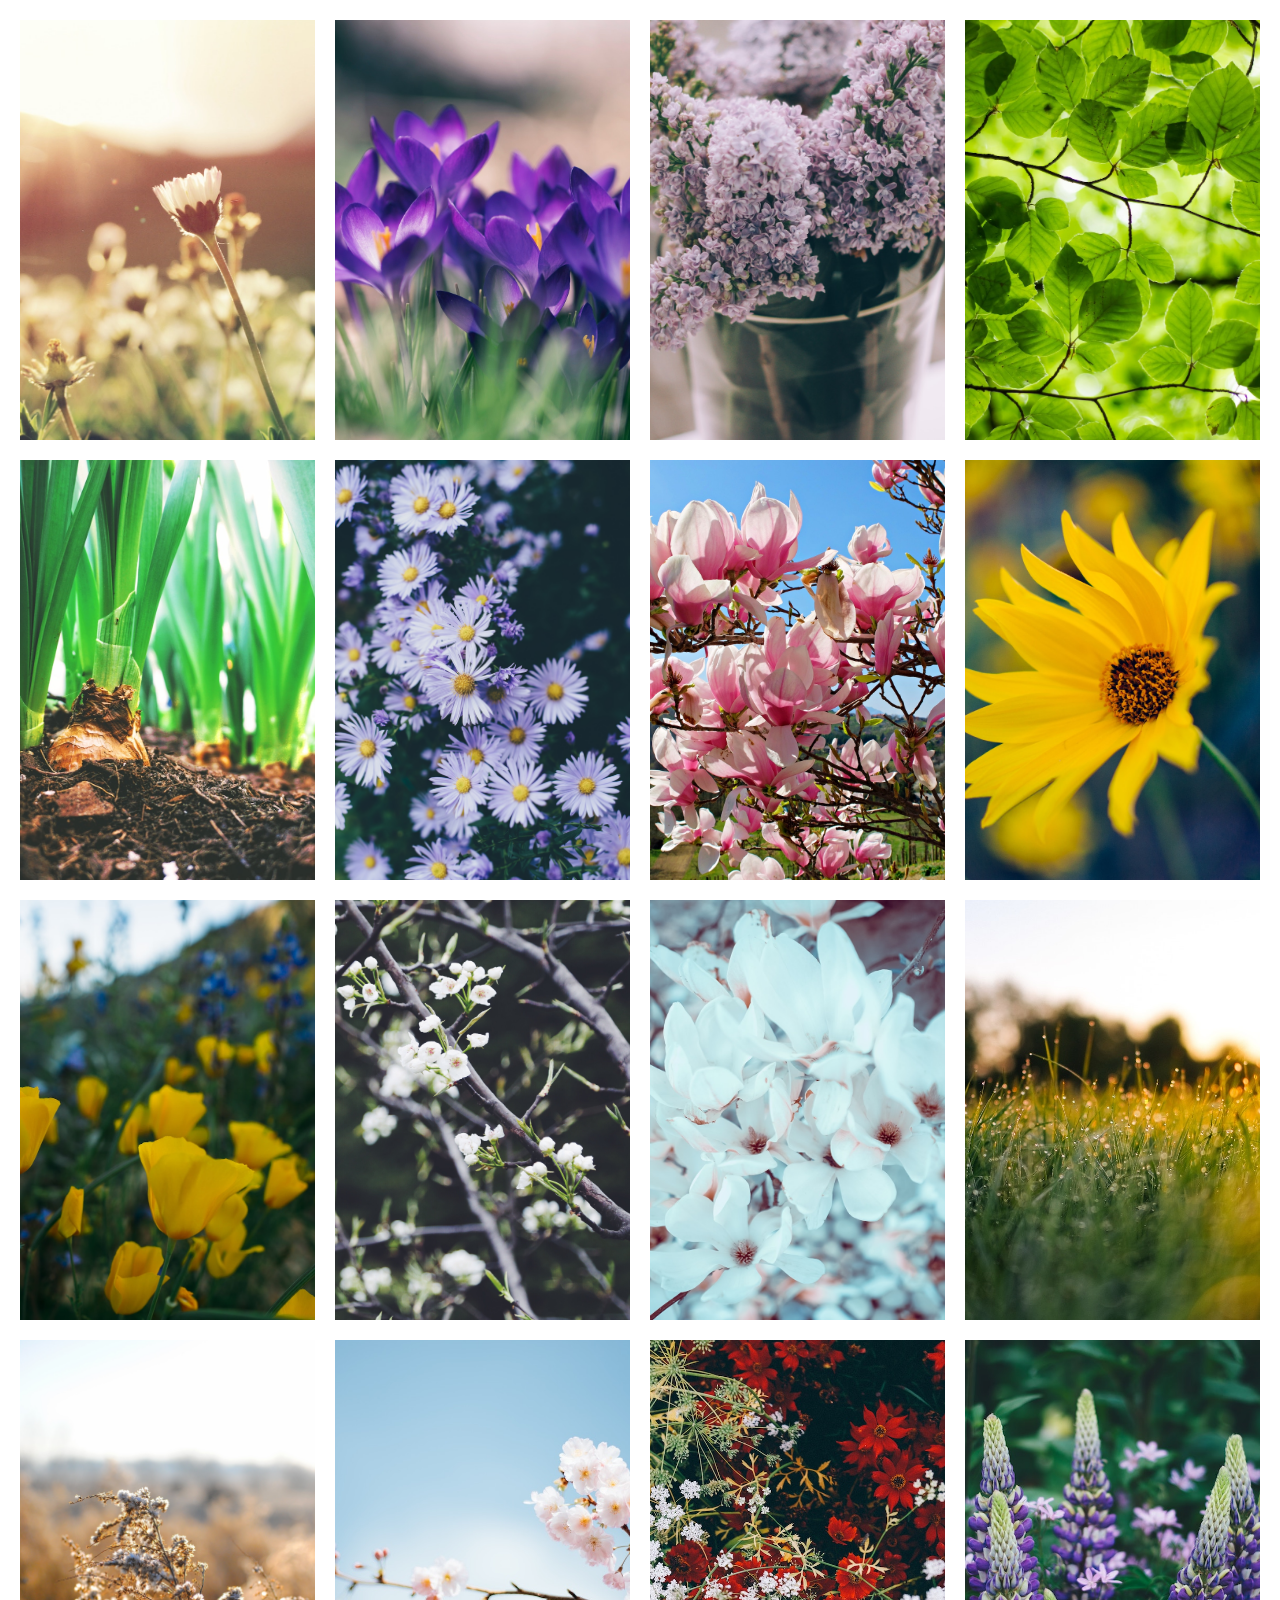
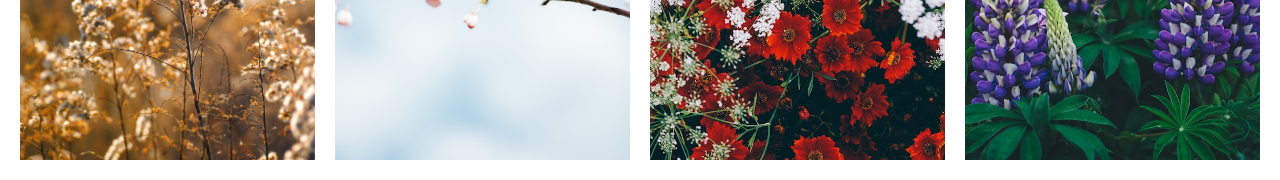
<file: hw04/index.html>
<!DOCTYPE html>
<html lang="en" dir="ltr">
    <head>
        <meta charset="utf-8">
        <title>Image Gallery</title>
        <link rel="stylesheet" href="css/gallery.css">
        <link rel="stylesheet" href="css/carousel.css">
        <meta name="viewport" content="width=device-width, initial-scale=1.0">
    </head>
    <body>
        <main>
            <ul class="cards">
                <li class="card">
                    <div class="image" style="background-image:url('images/field1.jpg')"></div>
                </li>
                <li class="card">
                    <div class="image" style="background-image:url('images/purple.jpg')"></div>
                </li>
                <li class="card">
                    <div class="image" style="background-image:url('images/jar.jpg')"></div>
                </li>
                <li class="card">
                    <div class="image" style="background-image:url('images/green.jpg')"></div>
                </li>
                <li class="card">
                    <div class="image" style="background-image:url('images/green1.jpg')"></div>
                </li>
                <li class="card">
                    <div class="image" style="background-image:url('images/purple1.jpg')"></div>
                </li>
                <li class="card">
                    <div class="image" style="background-image:url('images/magnolias.jpg')"></div>
                </li>
                <li class="card">
                    <div class="image" style="background-image:url('images/daisy1.jpg')"></div>
                </li>
                <li class="card">
                    <div class="image" style="background-image:url('images/poppies.jpg')"></div>
                </li>
                <li class="card">
                    <div class="image" style="background-image:url('images/dogwoods.jpg')"></div>
                </li>
                <li class="card">
                    <div class="image" style="background-image:url('images/blossom.jpg')"></div>
                </li>
                <li class="card">
                    <div class="image" style="background-image:url('images/field3.jpg')"></div>
                </li>
                <li class="card">
                    <div class="image" style="background-image:url('images/field4.jpg')"></div>
                </li>
                <li class="card">
                    <div class="image" style="background-image:url('images/branch.jpg')"></div>
                </li>
                <li class="card">
                    <div class="image" style="background-image:url('images/red.jpg')"></div>
                </li>
                <li class="card">
                    <div class="image" style="background-image:url('images/purple2.jpg')"></div>
                </li>
            </ul>

            <!-- preview panel -->
            <section class="preview_box">
                <div class="featured_image" style="background-image:url('images/placeholder.jpg')"></div>
                <button class="close">&times;</button>
                <button class="prev">&lsaquo;</button>
                <button class="next">&rsaquo;</button>
            </section>
            <!-- end preview panel -->

        </main>
        <script type="text/javascript" src="js/index.js"></script>
    </body>
</html>
</file>
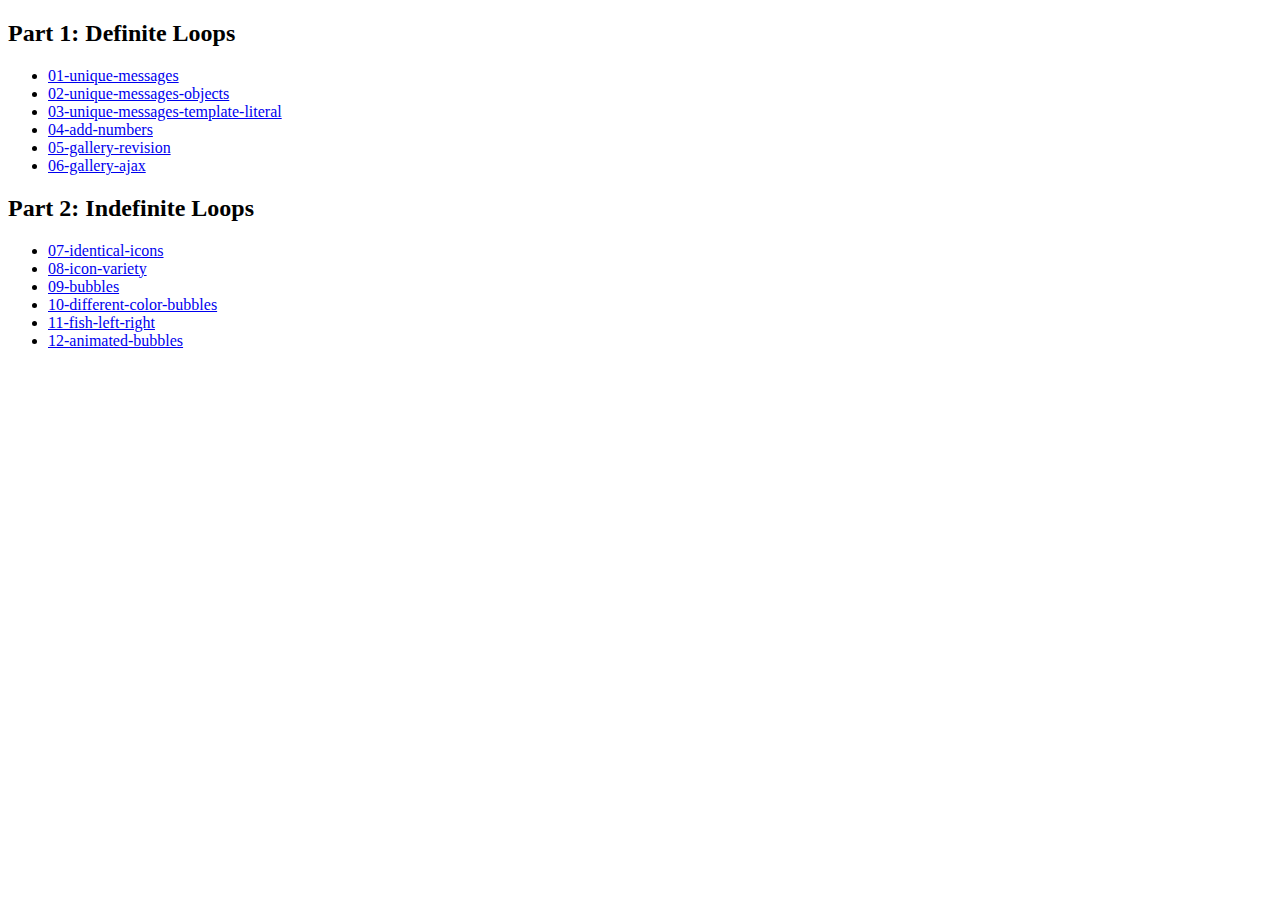
<file: hw05/index.html>
<!DOCTYPE html>
<html lang="en" dir="ltr">
    <head>
        <meta charset="utf-8">
        <title>Homework 5 Index</title>
    </head>
    <body>
        <h2>Part 1: Definite Loops</h2>
        <ul>
            <li><a href="01-unique-messages/index.html">01-unique-messages</a></li>
            <li><a href="02-unique-messages-objects/index.html">02-unique-messages-objects</a></li>
            <li><a href="03-unique-messages-template-literal/index.html">03-unique-messages-template-literal</a></li>
            <li><a href="04-add-numbers/index.html">04-add-numbers</a></li>
            <li><a href="05-gallery-revision/index.html">05-gallery-revision</a></li>
            <li><a href="06-gallery-ajax/index.html">06-gallery-ajax</a></li>
        </ul>

        <h2>Part 2: Indefinite Loops</h2>
        <ul>
            <li><a href="07-identical-icons/index.html">07-identical-icons</a></li>
            <li><a href="08-icon-variety/index.html">08-icon-variety</a></li>
            <li><a href="09-bubbles/index.html">09-bubbles</a></li>
            <li><a href="10-different-color-bubbles/index.html">10-different-color-bubbles</a></li>
            <li><a href="11-fish-left-right/index.html">11-fish-left-right</a></li>
            <li><a href="12-animated-bubbles/index.html">12-animated-bubbles</a></li>
        </ul>
    </body>
</html>
</file>
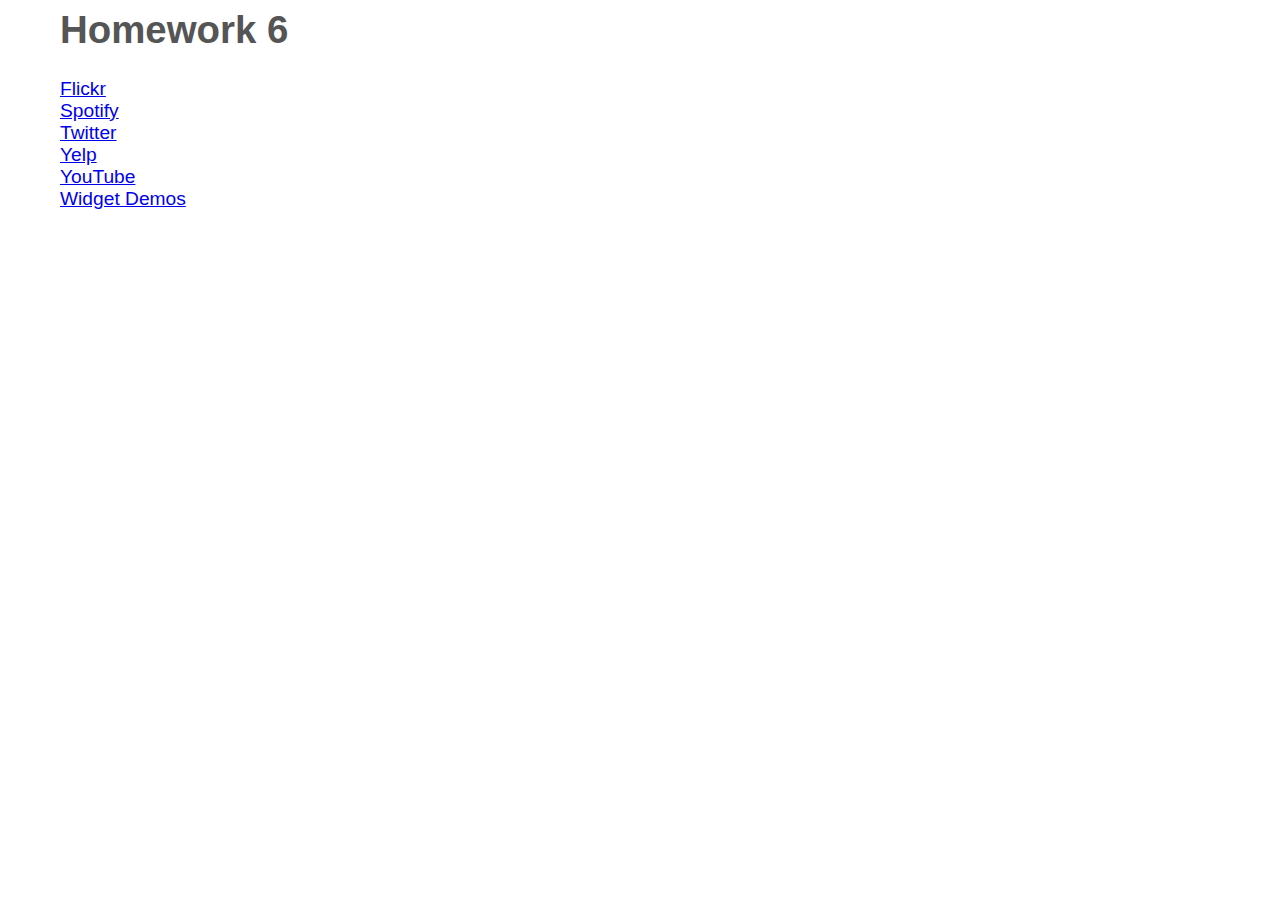
<file: hw06/index.html>
<html>
<head>
    <title>Homework 6</title>
    <link rel="stylesheet" href="style.css">
</head>
<body>
    <h1>Homework 6</h1>
    <a href="flickr/index.html">Flickr</a><br>
    <a href="spotify/index.html">Spotify</a><br>
    <a href="twitter/index.html">Twitter</a><br>
    <a href="yelp/index.html">Yelp</a><br>
    <a href="youtube/index.html">YouTube</a><br>
    <a href="sample_widgets.html">Widget Demos</a><br>
</body>
</html>
</file>
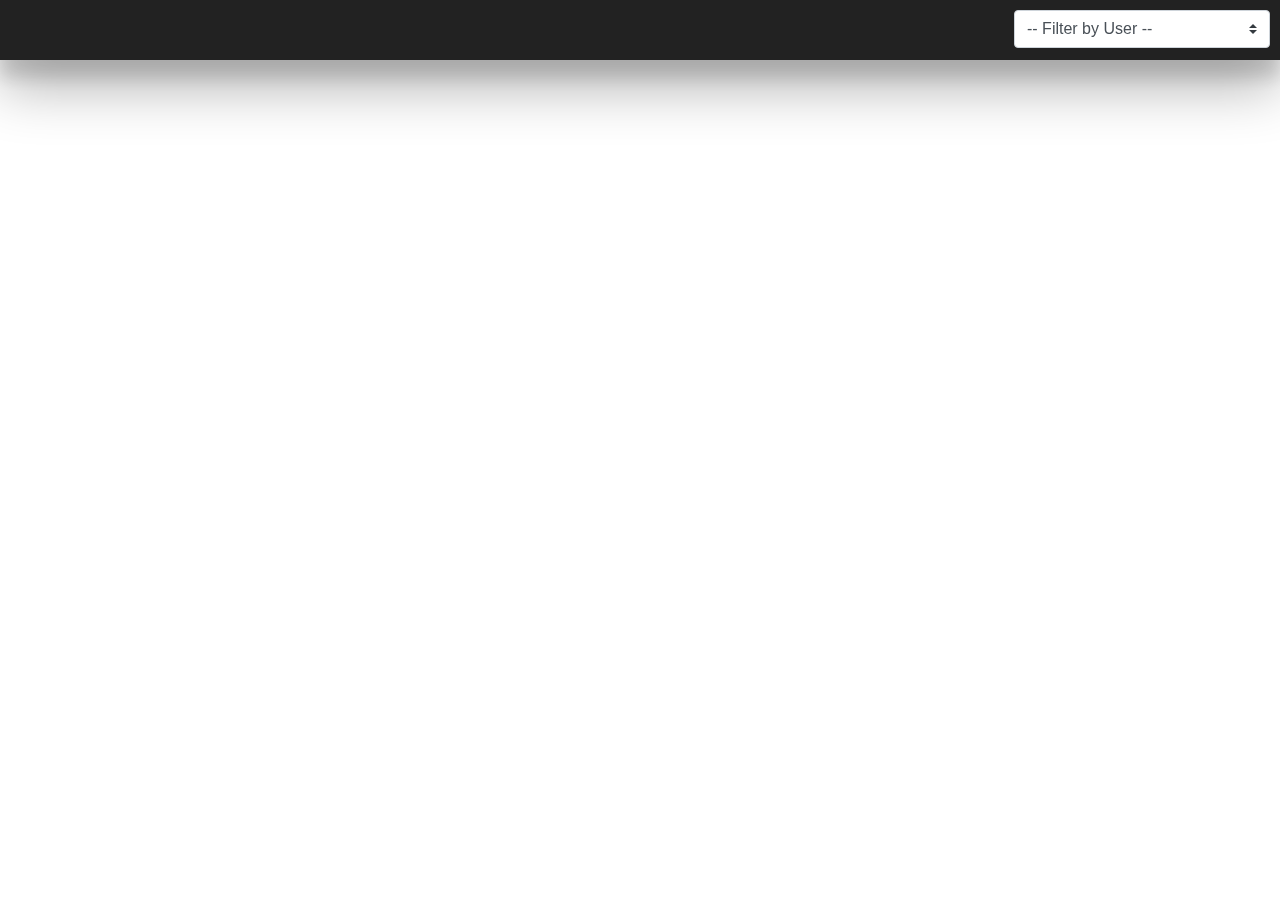
<file: hw07/index.html>
<!DOCTYPE html>
<html lang="en" dir="ltr">
    <head>
        <meta charset="utf-8">
        <title>Image Gallery</title>
        <link rel="stylesheet" href="css/index.css">
        <link rel="stylesheet" href="css/nav.css">
        <meta name="viewport" content="width=device-width, initial-scale=1.0">

    </head>
    <body>
        <main>
            <nav>
                <select id="users">
                    <option value="-1">-- Filter by User --</option>
                    <option value="1">User1</option>
                    <option value="2">User2</option>
                </select>
            </nav>
            <div class="content">
                <ul class="cards"></ul>
            </div>
            <!-- preview panel -->
            <section class="preview_box">
                <div class="featured_image"></div>
                <button class="close" id="close">&times;</button>
                <button class="prev" id="prev">&lsaquo;</button>
                <button class="next" id="next">&rsaquo;</button>
                <div class="caption"></div>
            </section>
        </main>
        <script type="text/javascript" src="js/index.js"></script>
    </body>
</html>
</file>
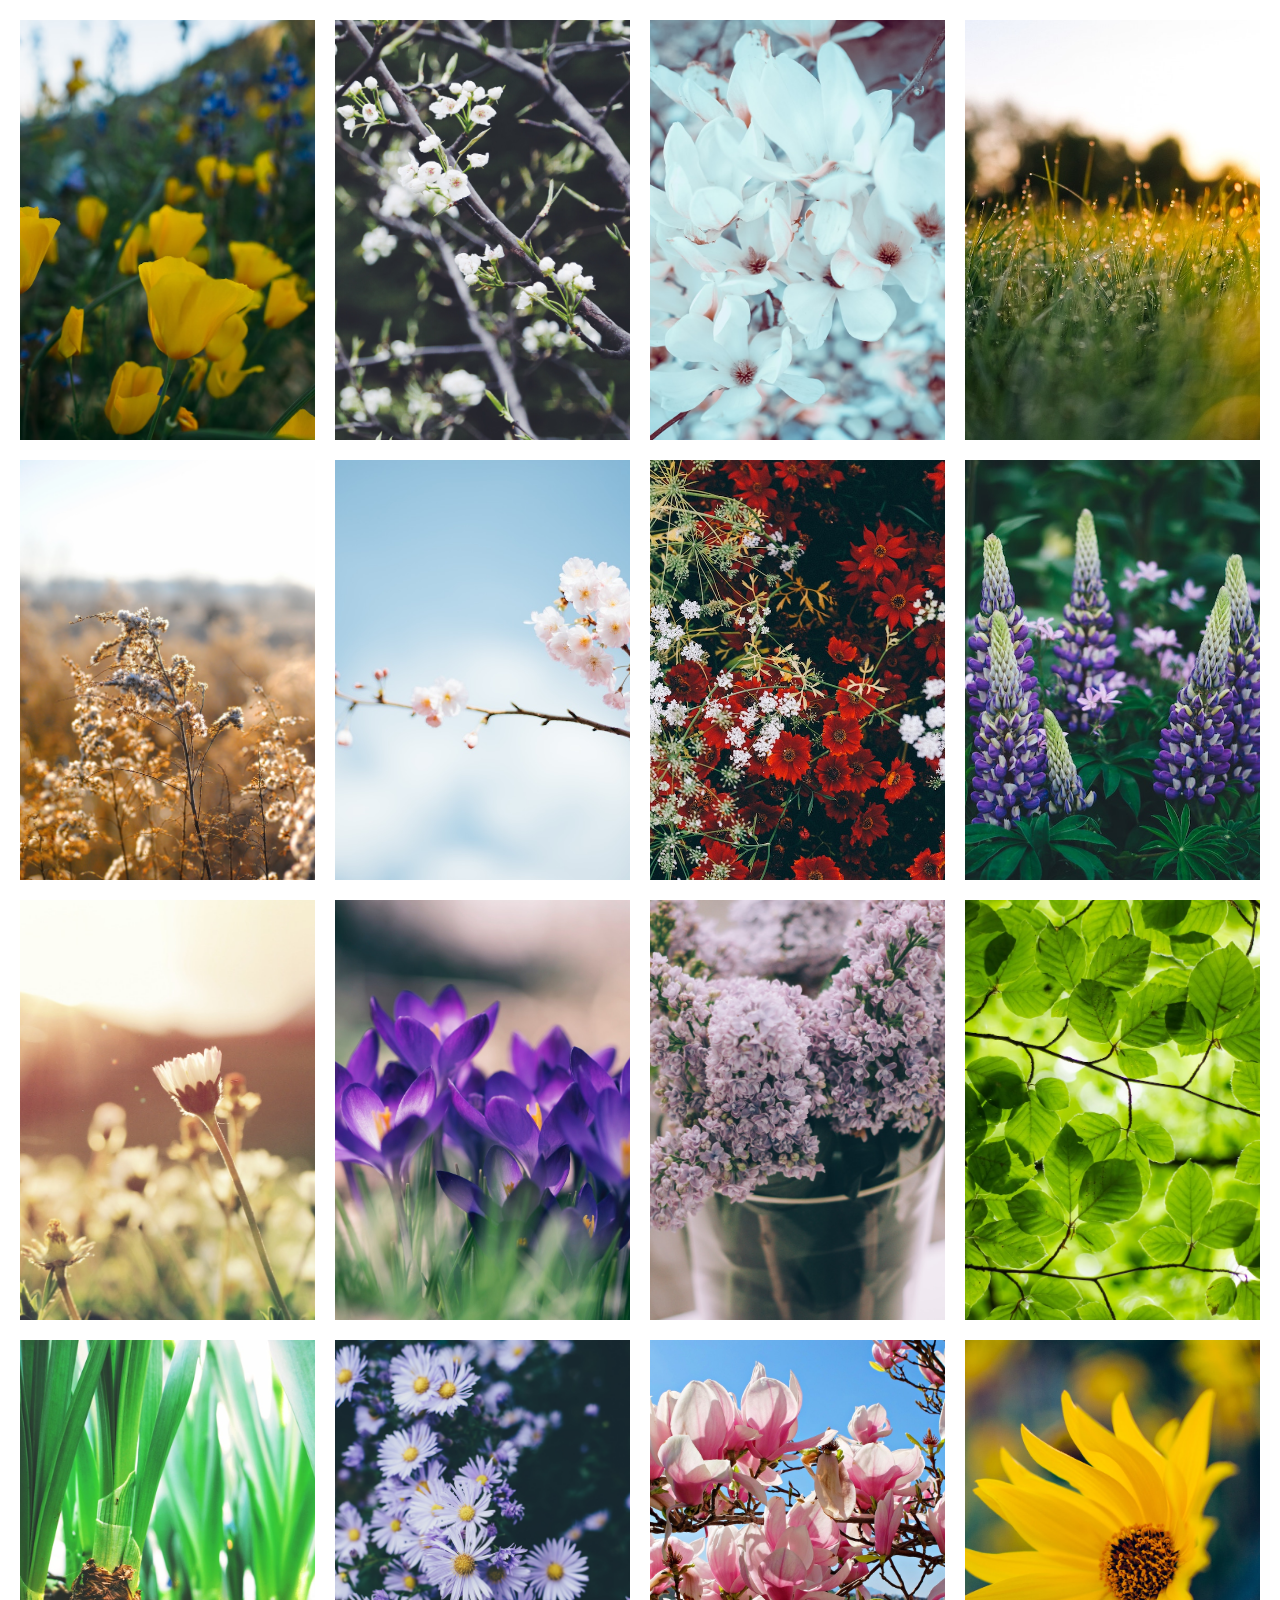
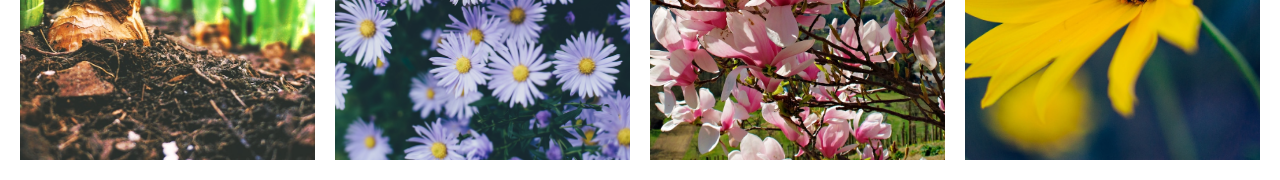
<file: hw05/05-gallery-revision/index.html>
<!DOCTYPE html>
<html lang="en" dir="ltr">
    <head>
        <meta charset="utf-8">
        <title>Image Gallery</title>
        <link rel="stylesheet" href="css/gallery.css">
        <link rel="stylesheet" href="css/carousel.css">
        <meta name="viewport" content="width=device-width, initial-scale=1.0">
    </head>
    <body>
        <main>
            <ul class="cards">
                <!-- dynamically add cards here -->
            </ul>

            <!-- preview panel -->
            <section class="preview_box">
                <div class="featured_image" style="background-image:url('images/placeholder.jpg')"></div>
                <button class="close">&times;</button>
                <button class="prev">&lsaquo;</button>
                <button class="next">&rsaquo;</button>
            </section>
            <!-- end preview panel -->

        </main>
        <script type="text/javascript" src="js/carousel.min.js"></script>
        <script type="text/javascript" src="js/index.js"></script>
    </body>
</html>
</file>
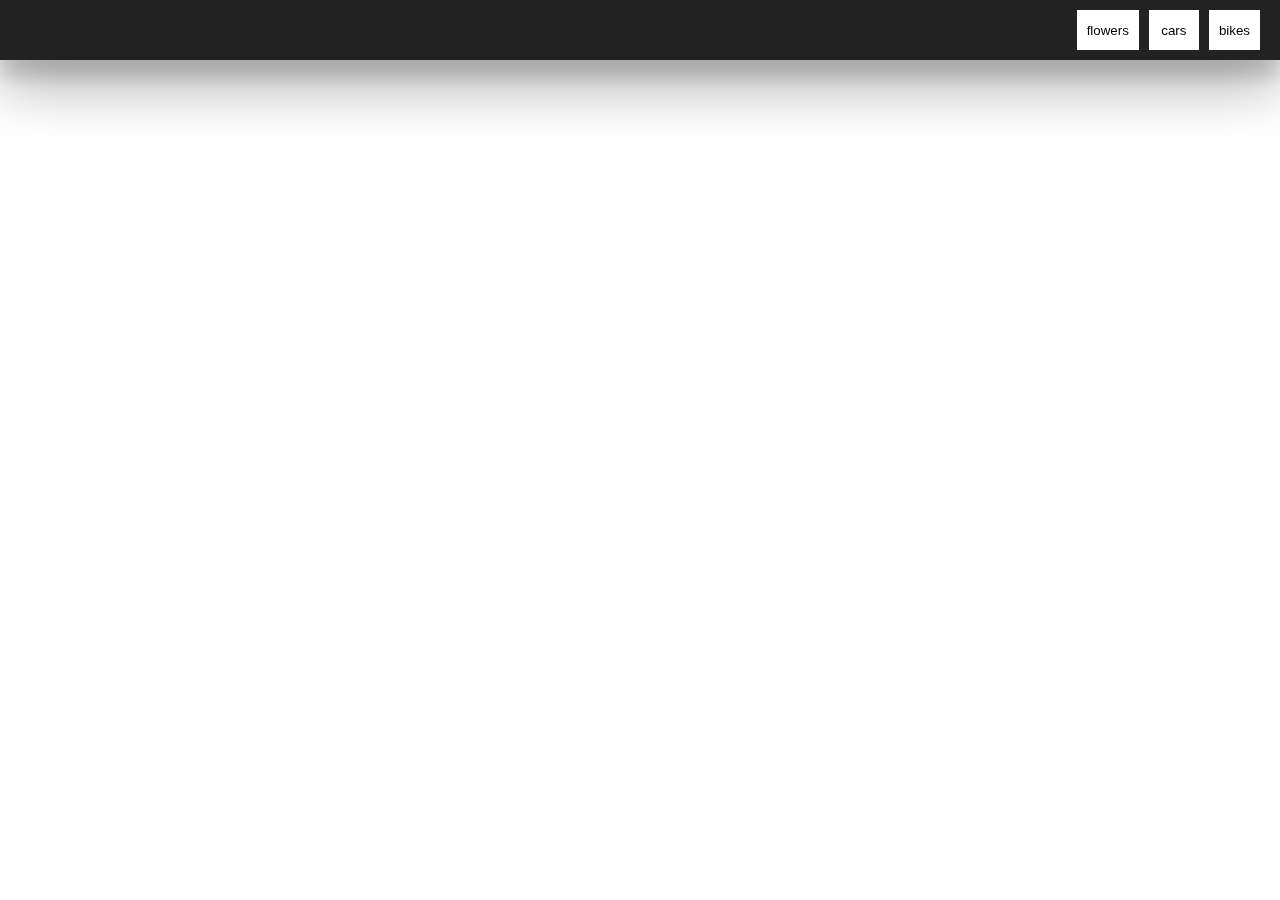
<file: hw05/06-gallery-ajax/index.html>
<!DOCTYPE html>
<html lang="en" dir="ltr">
    <head>
        <meta charset="utf-8">
        <title>Image Gallery</title>
        <link rel="stylesheet" href="css/gallery.css">
        <link rel="stylesheet" href="css/nav.css">
        <link rel="stylesheet" href="css/carousel.css">
        <meta name="viewport" content="width=device-width, initial-scale=1.0">

    </head>
    <body>
        <main>
            <nav>
                <button id="flowers-button" type="button">flowers</button>
                <button id="cars-button" type="button">cars</button>
                <button id="bikes-button" type="button">bikes</button>
            </nav>
            <div class="content">
                <ul class="cards"></ul>
            </div>
            <!-- preview panel -->
            <section class="preview_box">
                <div class="featured_image" style=""></div>
                <button class="close" id="close">&times;</button>
                <button class="prev" id="prev">&lsaquo;</button>
                <button class="next" id="next">&rsaquo;</button>
            </section>
        </main>
        <script type="text/javascript" src="js/carousel.min.js"></script>
        <script type="text/javascript" src="js/index.js"></script>
    </body>
</html>
</file>
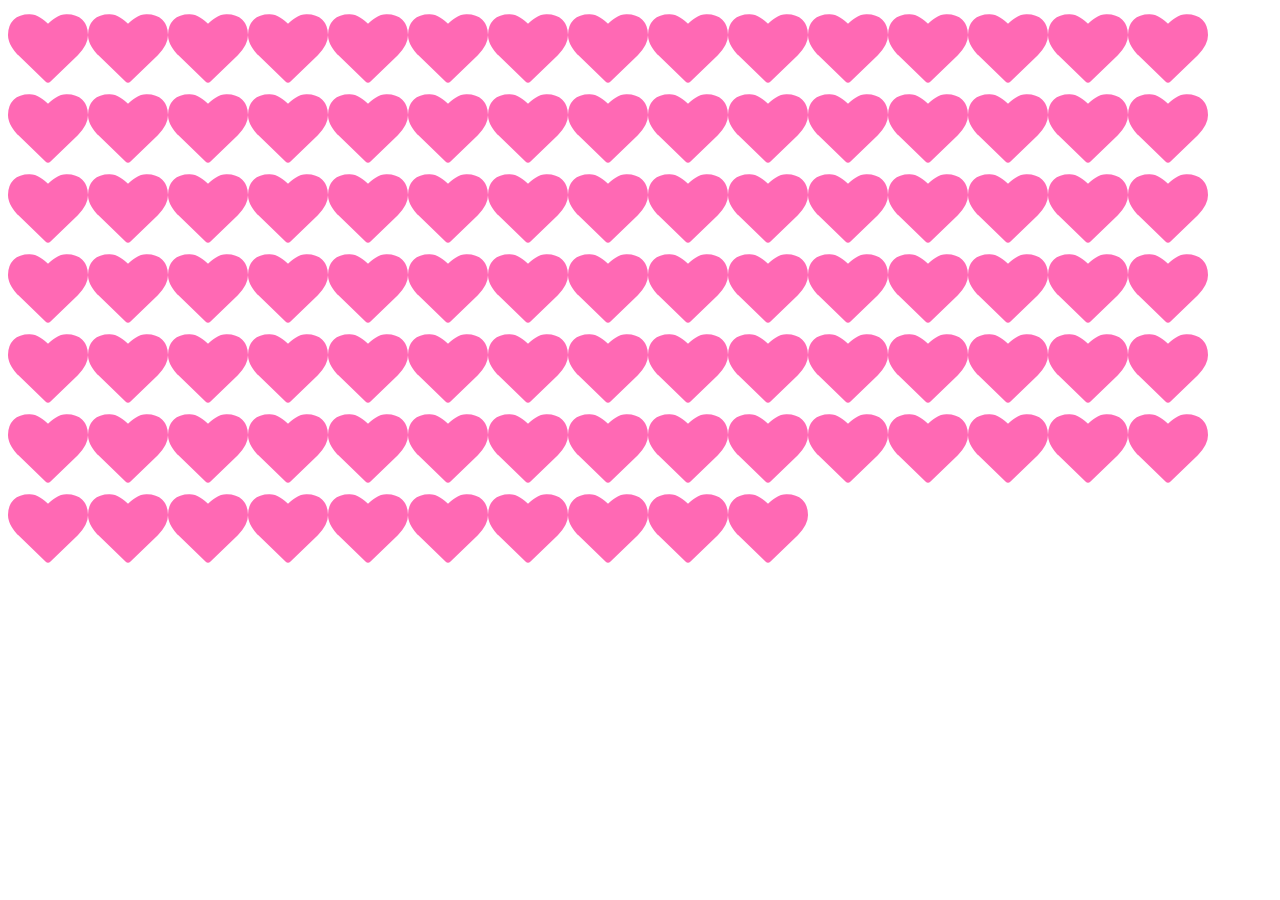
<file: hw05/07-identical-icons/index.html>
<!DOCTYPE html>
<html lang="en" >

<head>
  <meta charset="UTF-8">
  <title>Homework 5: Identical Icons</title>
  <link rel='stylesheet' href='https://maxcdn.bootstrapcdn.com/font-awesome/4.6.3/css/font-awesome.min.css'>
  <link rel="stylesheet" href="css/style.css">
</head>

<body>
  <div id="output"></div>
  <script  src="js/index.js"></script>
</body>

</html>
</file>
<file: hw04/css/gallery.css>
body {
    height:100%;
    margin:0;
    padding:0;
}
body * {
    box-sizing: border-box;
}

.cards {
    display: flex;
    flex-wrap: wrap;
    height: 100vh;
    margin: 0;
    padding-left: 20px;
    padding-top: 20px;
    list-style: none;
}
.cards li {
    width: 25%;
    height: 50%;
    padding-bottom: 20px;
    padding-right: 20px;
}
.image {
    background-size: cover;
    background-position: center;
    width: 100%;
    height: 100%;
    cursor: pointer;
}
.image:hover {
    opacity: 0.7;
}

/* Media Queries */
@media (max-width: 900px) {
    main .card { width: 50%; }
}

@media (max-width: 550px) {
    main .card { width: 100%; }
}
</file>
<file: hw04/css/carousel.css>
.preview_box {
    width: 100vw;
    height: 100vh;
    display: none;
    align-items: center;
    justify-content: center;
}
.preview_box.active {
    position: absolute;
    top: 0px;
    left: 0px;
    display: flex;
    background: rgba(255, 255, 255, 1);
}

.featured_image {
    width: 100%;
    height: 100%;
    background-size: cover;
    background-position: center;
    cursor: pointer;
}

.next, .prev, .close {
    position: absolute;
    color: white;
    border-width: 0px;
    font-size: 2.5em;
}
.close {
    background: none;
    top: 0vh;
    line-height: 1em;
    right: 0vh;
}
.next, .prev {
    background: rgba(255,255,255,0.2);
    border-radius: 60px;
    width: 60px;
    height: 60px;
    padding-bottom: 5px;
}
.next:hover, .prev:hover, .close:hover {
    background: rgba(255,255,255,0.4);
}
.prev {
    top: 45vh;
    left: 2vw;
}
.next {
    top: 45vh;
    right: 2vw;
}




/*
// Alternate style:
.featured_image {
    width: 80%;
    height: 80%;
    box-shadow: 0 1px 4px 0 rgba(0, 0, 0, 0.37);
   box-shadow: 0 27px 55px 0 rgba(0, 0, 0, 0.3),
      0 17px 17px 0 rgba(0, 0, 0, 0.15);
}
*/
</file>
<file: hw06/style.css>
body {
    margin-left: 60px;
    margin-right: 60px;
    font-size: 1.2em;
    font-family: Arial, Helvetica, sans-serif;
	color: #555;
}
body * {
	box-sizing: border-box;
}

input, button {
    font-size: 1.2em;
    color: #555;
}
input {
    width: 400px;
    padding: 5px 5px;
    transition: all 0.30s ease-in-out;
	outline: none;
	background: #fff;
	border: 1px solid #ccc;
}
input:focus {
    box-shadow: 0 0 5px #ff0084;
	border: 1px solid #ff0084;
}
button {
    padding: 5px 15px;
    background: white;
    box-sizing: border-box;
	-webkit-box-sizing: border-box;
	-moz-box-sizing: border-box;
    background: rgba(255, 0, 132, 0.77);
    border-radius: 3px;
    border-color: transparent;
	color: #fff;
}
button:hover {
    background: rgba(255, 0, 132, 1);
}

#output {
    background: #F8F8F8;
    margin-top: 20px;
    border: solid 1px #ccc;
    min-height: 70vh;
    padding: 10px;
}
</file>
<file: hw07/css/index.css>
body {
    height:100%;
    margin:0;
    padding:0;
    font-family: Arial;
}
body * {
    box-sizing: border-box;
}
main {
    display: grid;
    grid-template-columns: 1fr;
    grid-template-rows: 60px calc(100vh - 60px);
    grid-template-areas:
       "menu"
       "gallery";
    height: 100vh;
}
nav {
    grid-area: menu;
}
.content {
    grid-area: gallery;
}
.cards {
    display: flex;
    flex-wrap: wrap;
    height: 100%;
    margin: 0;
    padding-left: 20px;
    padding-top: 20px;
    list-style: none;
    /* transition-duration: 1000ms;
    transition-property: width, height, margin; */
}
.cards .caption {
    display: none;
}
.cards li {
    width: 25%;
    height: 50%;
    padding-bottom: 20px;
    padding-right: 20px;
    /* transition-duration: 1000ms;
    transition-property: width, height, margin; */
}
.cards.mosaic li {
    width: 10%;
    height: calc((100vh - 60px) / 7);
    padding-bottom: 0px;
    padding-right: 0px;
}
.cards.mosaic {
    height: auto;
    padding: 0px;
}
.cards.eight li {
    width: 12.5%;
    height: calc((100vh - 60px) / 4);
}
.cards.eight {
    height: auto;
}
.cards.six li {
    width: 16.666%;
    height: 33.3333%;
}
.cards.four li {
    width: 25%;
}
.cards.two li {
    width: 50%;
    height: 100%;
}
.image {
    background-size: cover;
    background-position: center;
    width: 100%;
    height: 100%;
    cursor: pointer;
}
.card:hover .image {
    opacity: 0.7;
}


/* carousel styling */

.preview_box .featured_image {
    width: 60vw;
    height: 100%;
    background-size: cover;
    background-position: center;
    cursor: pointer;
}

.preview_box .next, .preview_box .prev, .preview_box .close {
    position: absolute;
    font-size: 2.5em;
    color: white;
    border-width: 0px;
    padding-bottom: 5px;
}
.preview_box .close {
    background: none;
    top: 0vh;
    line-height: 1em;
    right: 0vh;
    color: black
}
.preview_box .next, .preview_box .prev {
    background: rgba(255,255,255,0.2);
    border-radius: 60px;
    width: 60px;
    height: 60px;
}
.preview_box .next:hover, .preview_box .prev:hover {
    background: rgba(255,255,255,0.4);
}
.preview_box .prev {
    top: 45vh;
    left: 1vw;
}
.preview_box .next {
    top: 45vh;
    right: 41vw;
}
.preview_box {
    width: 100vw;
    height: 100vh;
    display: none;
    align-items: center;
    justify-content: center;
}
.preview_box .caption {
    height: 100vh;
    padding: 20px;
    width: 40vw;
    -webkit-touch-callout: none; /* iOS Safari */
    -webkit-user-select: none; /* Safari */
     -khtml-user-select: none; /* Konqueror HTML */
       -moz-user-select: none; /* Firefox */
        -ms-user-select: none; /* Internet Explorer/Edge */
            user-select: none;
}
.preview_box.active {
    position: absolute;
    top: 0px;
    left: 0px;
    display: flex;
    /* flex-direction: row; */
    background: rgba(255, 255, 255, 1);
    z-index: 200;
}

/* Media Queries */
@media (max-width: 1000px) {
    .cards li {
        width: 50% !important;
        height: 50% !important;
    }
    .cards {
        height: 100% !important;
    }
}


@media (max-width: 800px) {
    .preview_box.active {
        flex-direction: column;
    }

    .preview_box .featured_image {
        width: 100vw;
        height: 60vh;
    }
    .preview_box .caption {
        width: 100vw;
        height: 40vh;
    }
    .preview_box .prev {
        top: 30vh;
        left: 1vw;
    }
    .preview_box .next {
        top: 30vh;
        right: 1vw;
    }
}

@media (max-width: 550px) {
    .cards li {
        width: 100%  !important;
        height: calc(100vh - 50px)  !important;
        padding: 0px !important;
    }
    .cards {
        padding: 0px !important;
    }
    .image:hover {
        opacity: 1;
    }
    .image {
        height: 100%;
    }
}

@media (max-width: 500px) {
    .title {
        text-align: center;
        white-space: nowrap;
        overflow: hidden;
        text-overflow: ellipsis;
        color: #444;
    }
    .preview_box .featured_image {
        height: 85vh;
    }
    .preview_box .caption {
        height: 15vh;
    }
    .prev, .next, .handle, .likes, .date {
        display: none;
    }
}
</file>
<file: hw07/css/nav.css>
nav {
    grid-area: menu;
    display: flex;
    background: #222;
    position: fixed;
    width: 100%;
    height: 60px;
    line-height: 60px;
    color: white;
    z-index: 101;
    box-shadow: 0 1px 4px 0 rgba(0, 0, 0, 0.37);
    box-shadow: 0 27px 55px 0 rgba(0, 0, 0, 0.3),
      0 17px 17px 0 rgba(0, 0, 0, 0.15);
    padding: 10px;
    justify-content: flex-end;
    align-content: space-around;
}

nav button {
    padding: 3px 10px;
    min-width: 50px;
    margin-right: 10px;
    background: white;
    border-width: 0px;
}

nav input, nav select {
    border: 0;
    outline: 0;
    background: transparent;
    border-bottom: 2px solid rgb(27, 150, 199);
    font-size: 1.3em;
    -webkit-appearance: none;
    -moz-appearance: none;
    appearance: none;
    display: inline-block;
    width: 20vw;
    height: calc(1.5em + .75rem + 2px);
    padding: .375rem 1.75rem .375rem .75rem;
    font-size: 1rem;
    font-weight: 400;
    line-height: 1.5;
    color: #495057;
    vertical-align: middle;
    background-color: #fff;
    border: 1px solid #ced4da;
    border-radius: .25rem;
}

nav select {
    background:url("data:image/svg+xml,%3csvg xmlns='http://www.w3.org/2000/svg' viewBox='0 0 4 5'%3e%3cpath fill='%23343a40' d='M2 0L0 2h4zm0 5L0 3h4z'/%3e%3c/svg%3e") no-repeat right .75rem center/8px 10px;
    background-color: white;
}
</file>
<file: hw05/05-gallery-revision/css/gallery.css>
body {
    height:100%;
    margin:0;
    padding:0;
}
body * {
    box-sizing: border-box;
}

.cards {
    display: flex;
    flex-wrap: wrap;
    height: 100vh;
    margin: 0;
    padding-left: 20px;
    padding-top: 20px;
    list-style: none;
}
.cards li {
    width: 25%;
    height: 50%;
    padding-bottom: 20px;
    padding-right: 20px;
}
.image {
    background-size: cover;
    background-position: center;
    width: 100%;
    height: 100%;
    cursor: pointer;
}
.image:hover {
    opacity: 0.7;
}

/* Media Queries */
@media (max-width: 900px) {
    main .card { width: 50%; }
}

@media (max-width: 550px) {
    main .card { width: 100%; }
}
</file>
<file: hw05/05-gallery-revision/css/carousel.css>
.preview_box {
    width: 100vw;
    height: 100vh;
    display: none;
    align-items: center;
    justify-content: center;
}
.preview_box.active {
    position: absolute;
    top: 0px;
    left: 0px;
    display: flex;
    background: rgba(255, 255, 255, 1);
}

.featured_image {
    width: 100%;
    height: 100%;
    background-size: cover;
    background-position: center;
    cursor: pointer;
}

.next, .prev, .close {
    position: absolute;
    color: white;
    border-width: 0px;
    font-size: 2.5em;
}
.close {
    background: none;
    top: 0vh;
    line-height: 1em;
    right: 0vh;
}
.next, .prev {
    background: rgba(255,255,255,0.2);
    border-radius: 60px;
    width: 60px;
    height: 60px;
    padding-bottom: 5px;
}
.next:hover, .prev:hover, .close:hover {
    background: rgba(255,255,255,0.4);
}
.prev {
    top: 45vh;
    left: 2vw;
}
.next {
    top: 45vh;
    right: 2vw;
}




/*
// Alternate style:
.featured_image {
    width: 80%;
    height: 80%;
    box-shadow: 0 1px 4px 0 rgba(0, 0, 0, 0.37);
   box-shadow: 0 27px 55px 0 rgba(0, 0, 0, 0.3),
      0 17px 17px 0 rgba(0, 0, 0, 0.15);
}
*/
</file>
<file: hw05/06-gallery-ajax/css/gallery.css>
/* Study this:
https://codepen.io/chaofix/pen/6535aca9fcfa4d0ea8aca690181cc128?editors=0100 */

body {
    height:100%;
    margin:0;
    padding:0;
}
body * {
    box-sizing: border-box;
}
main {
    display: grid;
    grid-template-columns: 1fr;
    grid-template-rows: 60px calc(100vh - 60px);
    grid-template-areas:
       "menu"
       "gallery";
    height: 100vh;
}
nav {
    grid-area: menu;
}
.content {
    grid-area: gallery;
}
.cards {
    display: flex;
    flex-wrap: wrap;
    height: 100%;
    margin: 0;
    padding-left: 20px;
    padding-top: 20px;
    list-style: none;
    /* transition-duration: 1000ms;
    transition-property: width, height, margin; */
}
.cards .caption {
    display: none;
}
.cards li {
    width: 25%;
    height: 50%;
    padding-bottom: 20px;
    padding-right: 20px;
    /* transition-duration: 1000ms;
    transition-property: width, height, margin; */
}
.cards.mosaic li {
    width: 10%;
    height: calc((100vh - 60px) / 7);
    padding-bottom: 0px;
    padding-right: 0px;
}
.cards.mosaic {
    height: auto;
    padding: 0px;
}
.cards.eight li {
    width: 12.5%;
    height: calc((100vh - 60px) / 4);
}
.cards.eight {
    height: auto;
}
.cards.six li {
    width: 16.666%;
    height: 33.3333%;
}
.cards.four li {
    width: 25%;
}
.cards.two li {
    width: 50%;
    height: 100%;
}
.image {
    background-size: cover;
    background-position: center;
    width: 100%;
    height: 100%;
    cursor: pointer;
}
.image:hover {
    opacity: 0.7;
}

/* Media Queries */
@media (max-width: 900px) {
    .cards li{
        width: 50% !important;
        height: 50% !important;
    }
    .cards {
        height: 100% !important;
    }
}

@media (max-width: 550px) {
    .cards li {
        width: 100%  !important;
        height: calc(100vh - 50px)  !important;
        padding: 0px !important;
    }
    .cards {
        padding: 0px !important;
    }
    .image:hover {
        opacity: 1;
    }
    .image {
        height: 100%;
    }
    .cards .caption {
        display: block;
        padding: 20px;
        height: 30% !important;
        margin-top: -30%;
        background: rgba(255, 255, 255, 0.9);
    }
}
</file>
<file: hw05/06-gallery-ajax/css/nav.css>
nav {
    grid-area: menu;
    display: flex;
    background: #222;
    position: fixed;
    width: 100%;
    height: 60px;
    line-height: 60px;
    color: white;
    z-index: 101;
    box-shadow: 0 1px 4px 0 rgba(0, 0, 0, 0.37);
    box-shadow: 0 27px 55px 0 rgba(0, 0, 0, 0.3),
      0 17px 17px 0 rgba(0, 0, 0, 0.15);
    padding: 10px;
    justify-content: flex-end;
    align-content: space-around;
}

nav button {
    padding: 3px 10px;
    min-width: 50px;
    margin-right: 10px;
    background: white;
    border-width: 0px;
}
</file>
<file: hw05/06-gallery-ajax/css/carousel.css>
.featured_image {
    width: 100%;
    height: 100%;
    background-size: cover;
    background-position: center;
    cursor: pointer;
}

.next, .prev, .close {
    position: absolute;
    font-size: 2.5em;
    color: white;
    border-width: 0px;
    padding-bottom: 5px;
}
.close {
    background: none;
    top: 0vh;
    line-height: 1em;
    right: 0vh;
}
.next, .prev {
    background: rgba(255,255,255,0.2);
    border-radius: 60px;
    width: 60px;
    height: 60px;
}
.next:hover, .prev:hover, .close:hover {
    background: rgba(255,255,255,0.4);
}
.prev {
    top: 45vh;
    left: 2vw;
}
.next {
    top: 45vh;
    right: 2vw;
}
.preview_box {
    width: 100vw;
    height: 100vh;
    display: none;
    align-items: center;
    justify-content: center;
}
.preview_box.active {
    position: absolute;
    top: 0px;
    left: 0px;
    display: flex;
    background: rgba(255, 255, 255, 1);
    z-index: 200;
}
</file>
<file: hw05/07-identical-icons/css/style.css>
.fa {
  color: hotpink;
  font-size: 80px;
}
</file>
